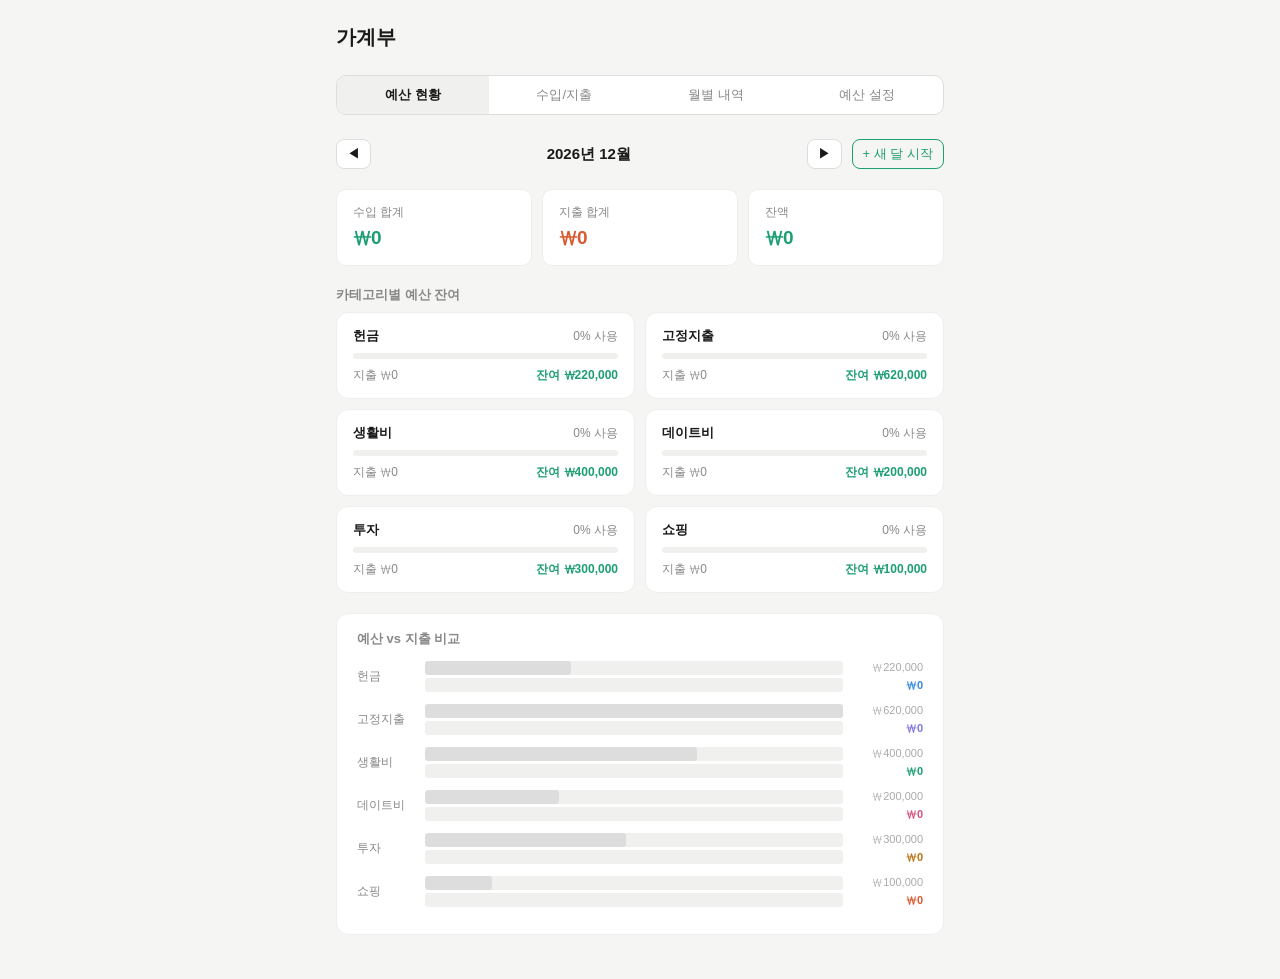
<file: index.html>
<!DOCTYPE html>
<html lang="ko">
<head>
  <meta charset="UTF-8" />
  <meta name="viewport" content="width=device-width, initial-scale=1.0" />
  <title>가계부</title>
  <link rel="stylesheet" href="style.css" />
</head>
<body>
  <div class="container">
    <h1>가계부</h1>

    <div class="tab-row">
      <button class="tab active" onclick="showPage('dashboard', this)">예산 현황</button>
      <button class="tab" onclick="showPage('record', this)">수입/지출</button>
      <button class="tab" onclick="showPage('history', this)">월별 내역</button>
      <button class="tab" onclick="showPage('settings', this)">예산 설정</button>
    </div>

    <!-- 예산 현황 -->
    <div class="page active" id="page-dashboard">
      <div class="month-nav">
        <button onclick="changeMonth(-1)">◀</button>
        <div class="month-title" id="dash-month-title"></div>
        <button onclick="changeMonth(1)">▶</button>
        <button class="new-month-btn" onclick="newMonth()">+ 새 달 시작</button>
      </div>
      <div class="summary">
        <div class="metric">
          <div class="metric-label">수입 합계</div>
          <div class="metric-value" id="s-income" style="color:#1D9E75;">₩0</div>
        </div>
        <div class="metric">
          <div class="metric-label">지출 합계</div>
          <div class="metric-value" id="s-expense" style="color:#D85A30;">₩0</div>
        </div>
        <div class="metric">
          <div class="metric-label">잔액</div>
          <div class="metric-value" id="s-balance">₩0</div>
        </div>
      </div>
      <div class="section-label">카테고리별 예산 잔여</div>
      <div class="remain-grid" id="remain-grid"></div>
      <div class="chart-wrap">
        <div class="chart-title">예산 vs 지출 비교</div>
        <div id="bar-chart"></div>
      </div>
    </div>

    <!-- 수입/지출 기입 -->
    <div class="page" id="page-record">
      <div class="month-nav">
        <div class="month-title" id="rec-month-title"></div>
      </div>
      <div id="readonly-notice" class="readonly-notice" style="display:none;">
        이 달은 지난 달입니다. 현재 달로 이동해서 기입하세요.
      </div>
      <div id="input-section">
        <div class="input-card">
          <div class="type-row">
            <button class="type-btn on-income" id="t-income" onclick="setType('income')">수입</button>
            <button class="type-btn" id="t-expense" onclick="setType('expense')">지출</button>
          </div>
          <div class="steps">
            <div class="field">
              <label><span class="step-num">1</span>금액</label>
              <input type="number" id="amount" placeholder="0" min="0" />
            </div>
            <div class="field">
              <label><span class="step-num">2</span>분류</label>
              <select id="cat"></select>
            </div>
            <div class="field">
              <label><span class="step-num">3</span>날짜</label>
              <input type="date" id="date" />
            </div>
            <div class="field">
              <label><span class="step-num">4</span>메모 (선택)</label>
              <input type="text" id="memo" placeholder="메모..." />
            </div>
          </div>
          <button class="add-btn income" id="add-btn" onclick="addItem()">+ 수입 추가</button>
        </div>
      </div>
      <div class="section-label">내역</div>
      <div class="table-wrap">
        <table>
          <thead>
            <tr><th>날짜</th><th>구분</th><th>분류</th><th>금액</th><th>메모</th><th></th></tr>
          </thead>
          <tbody id="list-body">
            <tr class="empty-row"><td colspan="5">아직 내역이 없습니다.</td></tr>
          </tbody>
        </table>
      </div>
    </div>

    <!-- 월별 내역 -->
    <div class="page" id="page-history">
      <div id="history-content"></div>
    </div>

    <!-- 예산 설정 -->
    <div class="page" id="page-settings">
      <div class="section-label" style="margin-bottom:10px;">카테고리별 월 예산 설정</div>
      <div class="budget-setting" id="budget-setting"></div>
    </div>
  </div>

  <script src="app.js"></script>
</body>
</html>
</file>
<file: style.css>
/* =========================================
   가계부 스타일시트
   ========================================= */

/* 기본 리셋 */
* {
  box-sizing: border-box;
  margin: 0;
  padding: 0;
}

body {
  font-family: -apple-system, BlinkMacSystemFont, 'Segoe UI', sans-serif;
  background: #f5f5f3;
  color: #1a1a1a;
  min-height: 100vh;
}

/* =========================================
   레이아웃
   ========================================= */
.container {
  max-width: 640px;
  margin: 0 auto;
  padding: 1.5rem 1rem;
}

h1 {
  font-size: 20px;
  font-weight: 600;
  margin-bottom: 1.5rem;
  color: #1a1a1a;
}

.page {
  display: none;
}
.page.active {
  display: block;
}

/* =========================================
   탭
   ========================================= */
.tab-row {
  display: flex;
  border: 1px solid #ddd;
  border-radius: 10px;
  overflow: hidden;
  margin-bottom: 1.5rem;
  background: #fff;
}

.tab {
  flex: 1;
  height: 38px;
  border: none;
  background: transparent;
  font-size: 13px;
  cursor: pointer;
  color: #888;
}

.tab.active {
  background: #f0f0ee;
  color: #1a1a1a;
  font-weight: 600;
}

/* =========================================
   월 네비게이션
   ========================================= */
.month-nav {
  display: flex;
  align-items: center;
  gap: 10px;
  margin-bottom: 1.25rem;
}

.month-nav button {
  height: 30px;
  padding: 0 10px;
  border-radius: 8px;
  border: 1px solid #ddd;
  background: #fff;
  cursor: pointer;
  font-size: 13px;
  color: #1a1a1a;
}

.month-nav button:hover {
  background: #f0f0ee;
}

.month-title {
  font-size: 15px;
  font-weight: 600;
  flex: 1;
  text-align: center;
}

.new-month-btn {
  font-size: 12px;
  padding: 0 10px;
  height: 28px;
  border-radius: 8px;
  border: 1px solid #1D9E75 !important;
  background: transparent !important;
  color: #1D9E75 !important;
  cursor: pointer;
}

.new-month-btn:hover {
  background: #E1F5EE !important;
}

/* =========================================
   요약 카드 (수입 / 지출 / 잔액)
   ========================================= */
.summary {
  display: grid;
  grid-template-columns: repeat(3, 1fr);
  gap: 10px;
  margin-bottom: 1.25rem;
}

.metric {
  background: #fff;
  border-radius: 10px;
  padding: 0.875rem 1rem;
  border: 1px solid #eee;
}

.metric-label {
  font-size: 12px;
  color: #888;
  margin-bottom: 4px;
}

.metric-value {
  font-size: 19px;
  font-weight: 600;
}

/* =========================================
   섹션 레이블
   ========================================= */
.section-label {
  font-size: 13px;
  font-weight: 600;
  color: #888;
  margin-bottom: 8px;
}

/* =========================================
   카테고리별 예산 잔여
   ========================================= */
.remain-grid {
  display: grid;
  grid-template-columns: repeat(2, 1fr);
  gap: 10px;
  margin-bottom: 1.25rem;
}

.remain-card {
  background: #fff;
  border: 1px solid #eee;
  border-radius: 12px;
  padding: 0.875rem 1rem;
}

.rc-top {
  display: flex;
  justify-content: space-between;
  align-items: center;
  margin-bottom: 8px;
}

.rc-cat {
  font-size: 13px;
  font-weight: 600;
}

.rc-pct {
  font-size: 12px;
  color: #888;
}

.progress-bg {
  height: 6px;
  border-radius: 3px;
  background: #f0f0ee;
  margin-bottom: 8px;
  overflow: hidden;
}

.progress-bar {
  height: 100%;
  border-radius: 3px;
}

.rc-nums {
  display: flex;
  justify-content: space-between;
  font-size: 12px;
}

.rc-spent {
  color: #888;
}

/* =========================================
   예산 vs 지출 그래프
   ========================================= */
.chart-wrap {
  background: #fff;
  border: 1px solid #eee;
  border-radius: 12px;
  padding: 1rem 1.25rem;
  margin-bottom: 1.25rem;
}

.chart-title {
  font-size: 13px;
  font-weight: 600;
  color: #888;
  margin-bottom: 12px;
}

.bar-row {
  display: grid;
  grid-template-columns: 60px 1fr 72px;
  gap: 8px;
  align-items: center;
  margin-bottom: 10px;
}

.bar-cat-label {
  font-size: 12px;
  color: #888;
}

.bar-tracks {
  display: flex;
  flex-direction: column;
  gap: 3px;
}

.bar-track {
  background: #f0f0ee;
  border-radius: 3px;
  height: 14px;
  overflow: hidden;
}

.bar-fill {
  height: 100%;
  border-radius: 3px;
  transition: width 0.4s;
}

.bar-values {
  display: flex;
  flex-direction: column;
  gap: 3px;
  text-align: right;
}

.bar-budget-val {
  font-size: 11px;
  color: #aaa;
}

.bar-expense-val {
  font-size: 11px;
  font-weight: 600;
}

/* =========================================
   수입/지출 입력 카드
   ========================================= */
.input-card {
  background: #fff;
  border: 1px solid #eee;
  border-radius: 12px;
  padding: 1rem 1.25rem;
  margin-bottom: 1.25rem;
}

/* 수입/지출 선택 버튼 — 버튼에만 색 표시 */
.type-row {
  display: flex;
  gap: 8px;
  margin-bottom: 14px;
}

.type-btn {
  flex: 1;
  height: 42px;
  border-radius: 10px;
  border: 2px solid #ddd;
  background: #fff;
  font-size: 15px;
  font-weight: 600;
  cursor: pointer;
  color: #bbb;
  transition: border-color 0.15s, color 0.15s;
}

.type-btn.on-income {
  border-color: #1D9E75;
  color: #1D9E75;
}

.type-btn.on-expense {
  border-color: #D85A30;
  color: #D85A30;
}

/* 입력 필드 4단계 — 2x2 그리드 */
.steps {
  display: grid;
  grid-template-columns: 1fr 1fr;
  gap: 8px;
  align-items: end;
}

.field {
  display: flex;
  flex-direction: column;
  gap: 4px;
}

.field label {
  font-size: 12px;
  color: #888;
}

.step-num {
  display: inline-flex;
  align-items: center;
  justify-content: center;
  width: 16px;
  height: 16px;
  border-radius: 50%;
  background: #f0f0ee;
  font-size: 10px;
  color: #666;
  margin-right: 3px;
}

input[type="number"],
input[type="text"],
input[type="date"],
select {
  height: 38px;
  border-radius: 8px;
  border: 1px solid #ddd;
  background: #fff;
  color: #1a1a1a;
  padding: 0 10px;
  font-size: 14px;
  width: 100%;
  outline: none;
  font-family: -apple-system, BlinkMacSystemFont, 'Segoe UI', sans-serif;
  -webkit-appearance: none;
  appearance: none;
}

/* 날짜 필드 — 달력 아이콘 커스텀 */
input[type="date"] {
  background-image: url("data:image/svg+xml,%3Csvg xmlns='http://www.w3.org/2000/svg' width='16' height='16' viewBox='0 0 24 24' fill='none' stroke='%23aaa' stroke-width='2'%3E%3Crect x='3' y='4' width='18' height='18' rx='2'/%3E%3Cline x1='16' y1='2' x2='16' y2='6'/%3E%3Cline x1='8' y1='2' x2='8' y2='6'/%3E%3Cline x1='3' y1='10' x2='21' y2='10'/%3E%3C/svg%3E");
  background-repeat: no-repeat;
  background-position: right 10px center;
  padding-right: 36px;
  cursor: pointer;
}

input[type="date"]::-webkit-calendar-picker-indicator {
  opacity: 0;
  position: absolute;
  right: 0;
  width: 36px;
  height: 100%;
  cursor: pointer;
}

input:focus,
select:focus {
  border-color: #aaa;
}

.add-btn {
  width: 100%;
  height: 40px;
  margin-top: 10px;
  border-radius: 10px;
  border: none;
  font-size: 14px;
  font-weight: 600;
  cursor: pointer;
}

.add-btn.income {
  background: #1D9E75;
  color: #fff;
}

.add-btn.expense {
  background: #D85A30;
  color: #fff;
}

/* =========================================
   내역 테이블
   ========================================= */
.table-wrap {
  border: 1px solid #eee;
  border-radius: 12px;
  overflow: hidden;
  margin-bottom: 1rem;
  background: #fff;
}

table {
  width: 100%;
  border-collapse: collapse;
  font-size: 13px;
}

thead tr {
  background: #f7f7f5;
}

th {
  padding: 9px 12px;
  text-align: left;
  font-weight: 600;
  color: #888;
}

td {
  padding: 9px 12px;
  border-top: 1px solid #f0f0ee;
  color: #1a1a1a;
}

.dot {
  display: inline-block;
  width: 7px;
  height: 7px;
  border-radius: 50%;
  margin-right: 6px;
}

.del {
  background: none;
  border: none;
  color: #ccc;
  cursor: pointer;
  font-size: 16px;
}

.del:hover {
  color: #D85A30;
}

.empty-row td {
  text-align: center;
  color: #aaa;
  padding: 1.5rem;
}

/* =========================================
   예산 설정
   ========================================= */
.budget-setting {
  display: grid;
  grid-template-columns: repeat(2, 1fr);
  gap: 10px;
}

.bs-card {
  background: #fff;
  border: 1px solid #eee;
  border-radius: 12px;
  padding: 0.875rem 1rem;
}

.bs-label {
  font-size: 12px;
  color: #888;
  margin-bottom: 6px;
  font-weight: 600;
}

.bs-row {
  display: flex;
  gap: 6px;
  align-items: center;
}

.bs-row input {
  flex: 1;
  height: 34px;
  font-size: 13px;
}

.bs-save {
  height: 34px;
  padding: 0 10px;
  border-radius: 8px;
  border: 1px solid #1D9E75;
  background: transparent;
  color: #1D9E75;
  font-size: 12px;
  cursor: pointer;
  white-space: nowrap;
}

.bs-save:hover {
  background: #E1F5EE;
}

.saved-tag {
  font-size: 11px;
  color: #1D9E75;
  margin-top: 4px;
  display: none;
}

/* 예산 금액 표시 (클릭 전) */
.bs-display {
  display: flex;
  align-items: center;
  justify-content: space-between;
  height: 34px;
  padding: 0 10px;
  border-radius: 8px;
  border: 1px solid #eee;
  background: #f7f7f5;
  cursor: pointer;
}

.bs-display:hover {
  border-color: #1D9E75;
  background: #f0fbf7;
}

.bs-amount {
  font-size: 14px;
  font-weight: 600;
  color: #1a1a1a;
}

.bs-edit-hint {
  font-size: 11px;
  color: #aaa;
}

/* =========================================
   모바일 최적화
   ========================================= */

/* 터치 영역 확보 */
@media (max-width: 480px) {
  .container {
    padding: 1rem 0.875rem;
  }

  /* 탭 */
  .tab {
    font-size: 12px;
    height: 40px;
  }

  /* 요약 카드 — 세로 스택 */
  .summary {
    grid-template-columns: repeat(3, 1fr);
    gap: 8px;
  }

  .metric {
    padding: 0.75rem 0.625rem;
  }

  .metric-label {
    font-size: 11px;
  }

  .metric-value {
    font-size: 15px;
  }

  /* 잔여 카드 — 한 줄에 하나 */
  .remain-grid {
    grid-template-columns: 1fr;
  }

  /* 입력 4단계 — 모바일에서 1열 */
  .steps {
    grid-template-columns: 1fr;
    gap: 10px;
  }

  /* 버튼 터치 영역 키우기 */
  .type-btn {
    height: 48px;
    font-size: 16px;
  }

  .add-btn {
    height: 48px;
    font-size: 15px;
  }

  input[type="number"],
  input[type="text"],
  input[type="date"],
  select {
    height: 44px;
    font-size: 16px; /* iOS 자동 줌 방지 */
  }

  /* 테이블 폰트 */
  table {
    font-size: 12px;
  }

  th, td {
    padding: 8px 8px;
  }

  /* 예산 설정 — 한 줄 */
  .budget-setting {
    grid-template-columns: 1fr;
  }

  /* 월 네비 */
  .month-nav button {
    height: 36px;
    padding: 0 12px;
  }

  .new-month-btn {
    height: 34px;
    font-size: 12px;
  }

  /* 그래프 */
  .bar-row {
    grid-template-columns: 52px 1fr 64px;
  }
}

/* =========================================
   기타
   ========================================= */
.readonly-notice {
  font-size: 12px;
  color: #888;
  background: #f7f7f5;
  border-radius: 8px;
  padding: 6px 10px;
  margin-bottom: 12px;
}

.history-month-title {
  font-size: 14px;
  font-weight: 600;
  margin-bottom: 8px;
}
</file>
